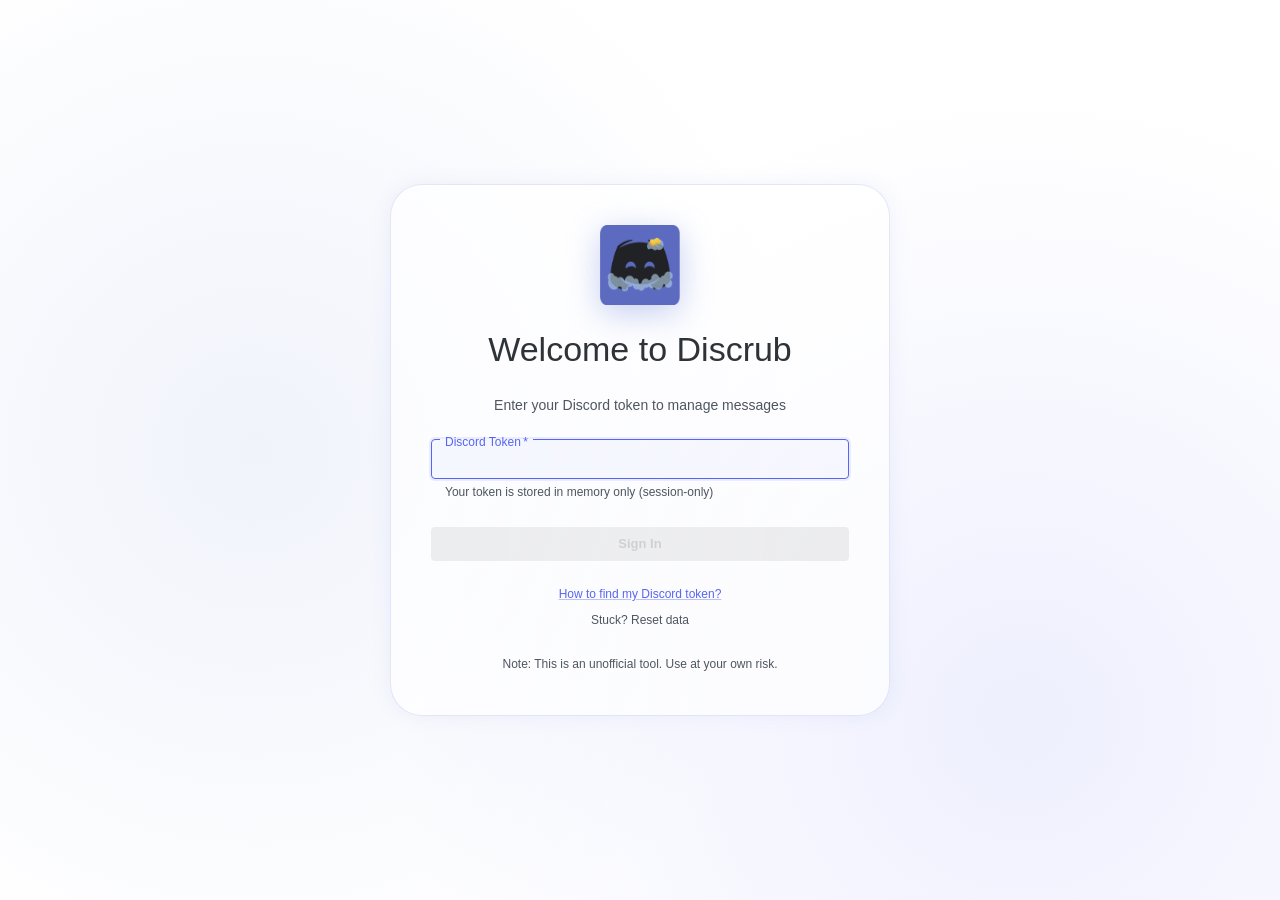
<file: index.html>
<!doctype html>
<html lang="en">
  <head>
    <meta charset="UTF-8" />
    <link rel="icon" type="image/svg+xml" href="/vite.svg" />
    <meta name="viewport" content="width=device-width, initial-scale=1.0" />
    <title>Discrub</title>
    <script type="module" crossorigin src="/assets/index-YPEPGYLr.js"></script>
  </head>
  <body>
    <div id="root"></div>
  </body>
</html>
</file>
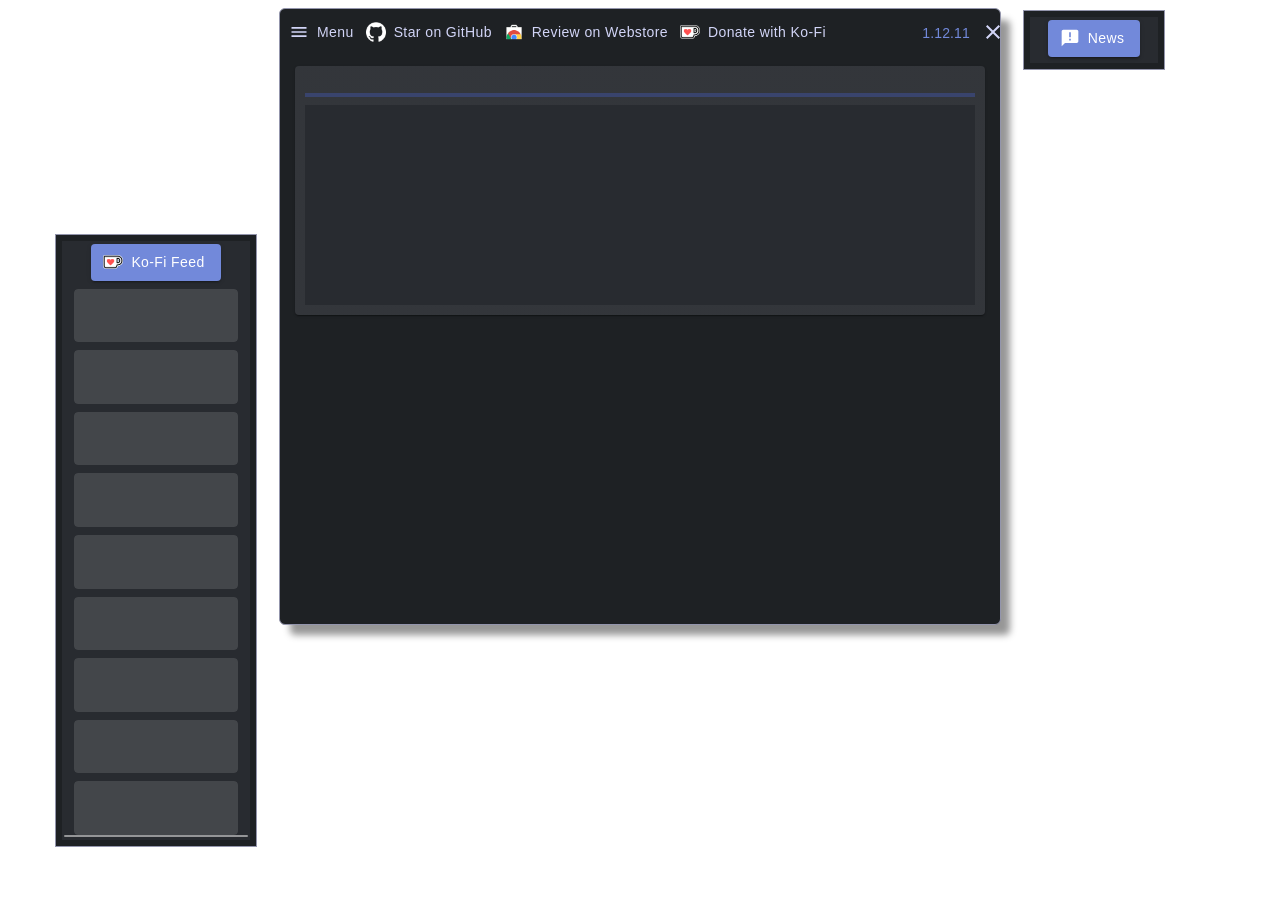
<file: classic/index.html>
<!DOCTYPE html>
<html lang="en">
  <head>
    <meta charset="UTF-8" />
    <link rel="icon" type="image/svg+xml" href="/vite.svg" />
    <meta name="viewport" content="width=device-width, initial-scale=1.0" />
    <title>Vite + React + TS</title>
    <script type="module" src="main.js"></script>
    <link rel="modulepreload" href="assets/chrome-service-ba17f42a.js">
    <link rel="stylesheet" href="assets/index-7a87c942.css">
  </head>
  <body>
    <div
      style="display: flex; justify-content: center; align-items: center"
      id="root"
    ></div>
    
  </body>
</html>
</file>
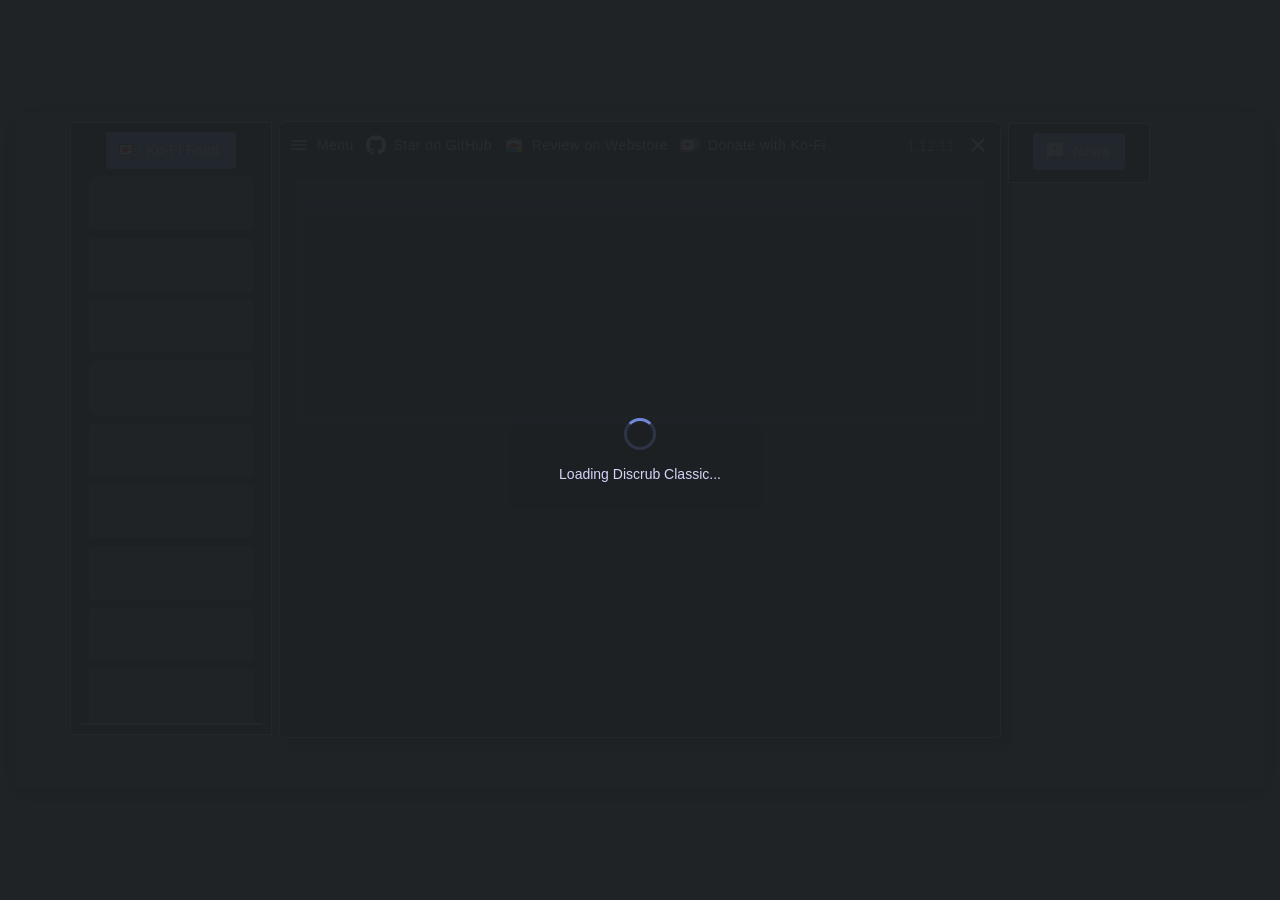
<file: classic-wrapper.html>
<!DOCTYPE html>
<html lang="en">
<head>
  <meta charset="UTF-8" />
  <meta name="viewport" content="width=device-width, initial-scale=1.0" />
  <title>Discrub Classic</title>
  <link rel="stylesheet" href="classic-wrapper.css" />
</head>
<body>
  <!-- Loading overlay while Classic boots -->
  <div id="loading" class="loading-overlay">
    <div class="loading-spinner"></div>
    <span class="loading-text">Loading Discrub Classic...</span>
  </div>

  <!-- Classic app iframe -->
  <iframe id="classic-iframe" allow="storage-access *; clipboard-write *"></iframe>

  <script src="classic-wrapper.js"></script>
</body>
</html>
</file>
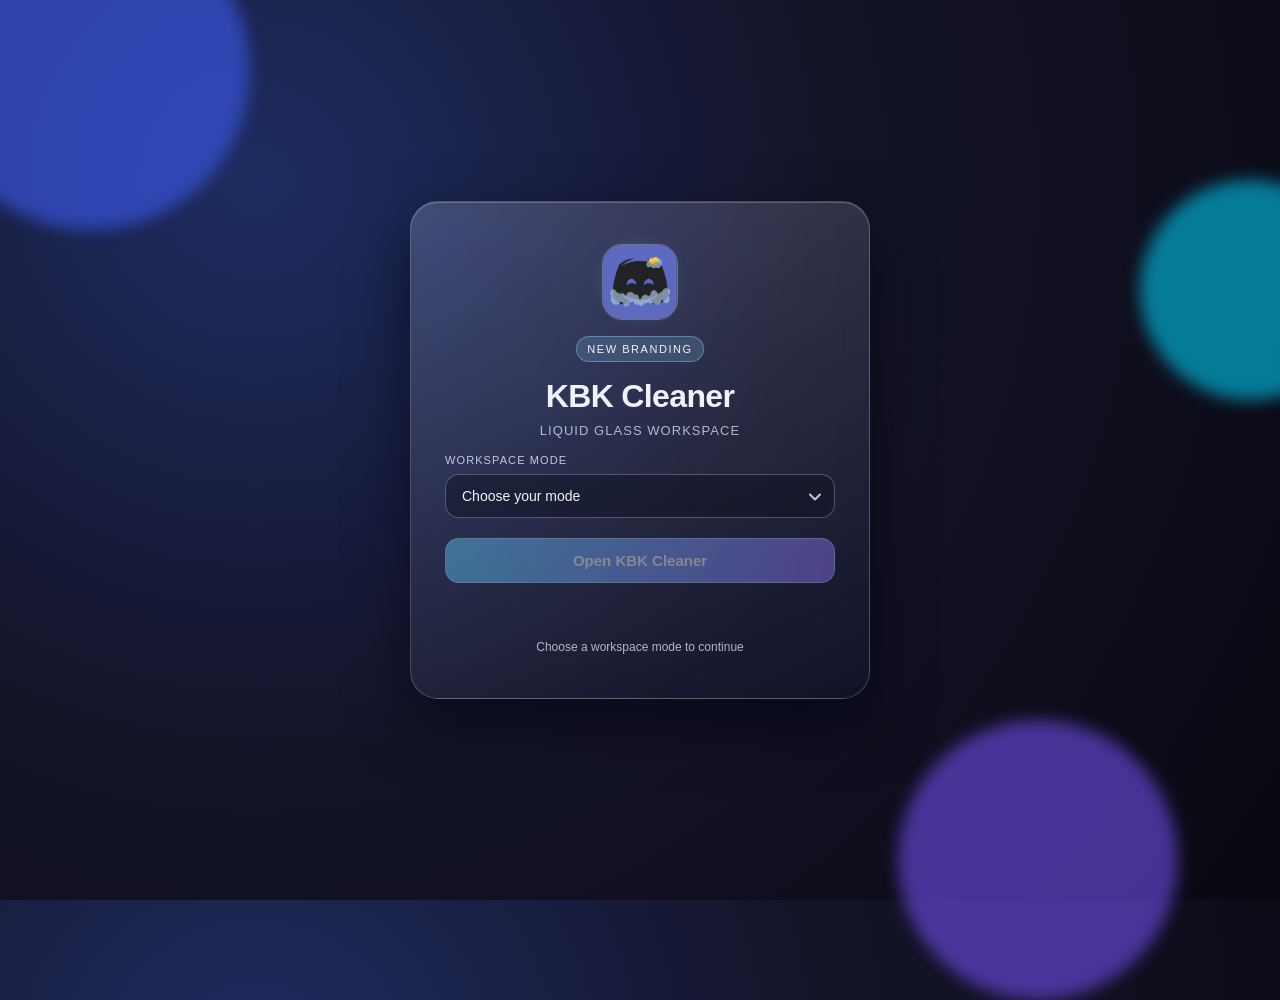
<file: launcher.html>
<!DOCTYPE html>
<html lang="en">
<head>
  <meta charset="UTF-8" />
  <meta name="viewport" content="width=device-width, initial-scale=1.0" />
  <title>KBK Cleaner Launcher</title>
  <link rel="stylesheet" href="launcher.css" />
</head>
<body>
  <div class="bg-orb orb-a"></div>
  <div class="bg-orb orb-b"></div>
  <div class="bg-orb orb-c"></div>

  <main class="launcher" aria-label="KBK Cleaner launcher">
    <div class="logo-container">
      <div class="logo-glow"></div>
      <img id="logo" class="logo" alt="KBK Cleaner" />
    </div>

    <p class="badge">New Branding</p>
    <h1 class="title">KBK Cleaner</h1>
    <p class="subtitle">Liquid Glass Workspace</p>

    <div class="selector-container">
      <label class="selector-label" for="version-select">Workspace mode</label>
      <div class="select-wrapper">
        <select id="version-select">
          <option value="" disabled selected>Choose your mode</option>
          <option value="web">KBK Cleaner 2.0.3 (Modern)</option>
          <option value="classic">KBK Cleaner Legacy 1.12.11</option>
        </select>
        <div class="select-arrow" aria-hidden="true">
          <svg width="12" height="8" viewBox="0 0 12 8" fill="none">
            <path d="M1 1.5L6 6.5L11 1.5" stroke="currentColor" stroke-width="2" stroke-linecap="round" stroke-linejoin="round"/>
          </svg>
        </div>
      </div>
    </div>

    <div class="launch-container">
      <button id="launch-btn" class="launch-btn" disabled>
        <span id="launch-text" class="launch-text">Open KBK Cleaner</span>
      </button>
      <div id="progress-bar" class="progress-bar-container">
        <div id="progress-fill" class="progress-bar-fill"></div>
      </div>
      <p id="countdown-text" class="countdown-text"></p>
    </div>

    <p class="hint-text" id="hint-text"></p>
  </main>

  <script src="launcher.js"></script>
</body>
</html>
</file>
<file: classic/assets/index-7a87c942.css>
.in-progress{animation:spin 4s linear infinite}@keyframes spin{to{transform:rotate(360deg)}}.operation-running{animation:shake 4s linear infinite}@keyframes shake{0%{transform:rotate(0)}50%{transform:rotate(-45deg)}75%{transform:rotate(45deg)}to{transform:rotate(0)}}pre code.hljs{display:block;overflow-x:auto;padding:1em}code.hljs{padding:3px 5px}.hljs{color:#ddd;background:#303030}.hljs-keyword,.hljs-link,.hljs-literal,.hljs-section,.hljs-selector-tag{color:#fff}.hljs-addition,.hljs-attribute,.hljs-built_in,.hljs-bullet,.hljs-name,.hljs-string,.hljs-symbol,.hljs-template-tag,.hljs-template-variable,.hljs-title,.hljs-type,.hljs-variable{color:#d88}.hljs-comment,.hljs-deletion,.hljs-meta,.hljs-quote{color:#979797}.hljs-doctag,.hljs-keyword,.hljs-literal,.hljs-name,.hljs-section,.hljs-selector-tag,.hljs-strong,.hljs-title,.hljs-type{font-weight:700}.hljs-emphasis{font-style:italic}
</file>
<file: classic-wrapper.css>
* { margin: 0; padding: 0; box-sizing: border-box; }
body {
  width: 100vw;
  height: 100vh;
  overflow: auto;
  background: rgba(0, 0, 0, 0.7);
  display: flex;
  align-items: safe center;
  justify-content: safe center;
}

#classic-iframe {
  width: 1250px;
  height: 675px;
  min-width: 1250px;
  min-height: 675px;
  border: none;
  border-radius: 4px;
  box-shadow: 0 4px 24px rgba(0, 0, 0, 0.5);
}


.loading-overlay {
  position: fixed;
  inset: 0;
  display: flex;
  flex-direction: column;
  align-items: center;
  justify-content: center;
  gap: 16px;
  background: rgba(30, 33, 36, 0.95);
  z-index: 99998;
  transition: opacity 400ms ease;
}

.loading-overlay.hidden {
  opacity: 0;
  pointer-events: none;
}

.loading-text {
  color: #d2d5f7;
  font-size: 14px;
  font-family: -apple-system, BlinkMacSystemFont, 'Segoe UI', Roboto, sans-serif;
}

.loading-spinner {
  width: 32px;
  height: 32px;
  border: 3px solid rgba(114, 137, 218, 0.2);
  border-top-color: #7289da;
  border-radius: 50%;
  animation: spin 800ms linear infinite;
}

@keyframes spin {
  to { transform: rotate(360deg); }
}
</file>
<file: launcher.css>
* {
  margin: 0;
  padding: 0;
  box-sizing: border-box;
}

:root {
  --glass-bg: rgba(17, 22, 44, 0.45);
  --glass-border: rgba(255, 255, 255, 0.2);
  --text-main: #eef3ff;
  --text-soft: rgba(238, 243, 255, 0.7);
  --accent: #80d8ff;
  --accent-2: #b388ff;
}

body {
  width: 100vw;
  height: 100vh;
  display: grid;
  place-items: center;
  background: radial-gradient(circle at 20% 20%, #1e2c61 0%, #141429 45%, #080811 100%);
  font-family: Inter, -apple-system, BlinkMacSystemFont, 'Segoe UI', Roboto, 'Helvetica Neue', Arial, sans-serif;
  color: var(--text-main);
  overflow: hidden;
  position: relative;
}

.bg-orb {
  position: absolute;
  border-radius: 999px;
  filter: blur(8px);
  opacity: 0.55;
  pointer-events: none;
}

.orb-a { width: 320px; height: 320px; background: #3f5fff; top: -90px; left: -70px; }
.orb-b { width: 280px; height: 280px; background: #7b52ff; bottom: -100px; right: 8%; }
.orb-c { width: 220px; height: 220px; background: #00d6ff; top: 20%; right: -80px; }

.launcher {
  display: flex;
  flex-direction: column;
  align-items: center;
  gap: 16px;
  width: min(460px, 92vw);
  padding: 42px 34px;
  border-radius: 28px;
  background: linear-gradient(155deg, rgba(255,255,255,0.18), var(--glass-bg));
  border: 1px solid var(--glass-border);
  box-shadow: 0 24px 60px rgba(2, 4, 15, 0.55), inset 0 1px 0 rgba(255,255,255,0.2);
  backdrop-filter: blur(16px) saturate(130%);
  -webkit-backdrop-filter: blur(16px) saturate(130%);
  opacity: 0;
  animation: launcher-fade-in 380ms ease forwards;
}

@keyframes launcher-fade-in {
  to { opacity: 1; transform: translateY(0); }
}

.logo-container { position: relative; width: 76px; height: 76px; }
.logo-glow {
  position: absolute;
  inset: -10px;
  border-radius: 50%;
  background: radial-gradient(circle, rgba(139, 202, 255, 0.5) 0%, rgba(139, 202, 255, 0.05) 55%, transparent 72%);
}
.logo { position: relative; width: 76px; height: 76px; border-radius: 20px; border: 1px solid rgba(255,255,255,0.28); }

.badge {
  font-size: 11px;
  letter-spacing: 0.14em;
  text-transform: uppercase;
  padding: 6px 10px;
  border-radius: 999px;
  background: rgba(143, 217, 255, 0.18);
  border: 1px solid rgba(143, 217, 255, 0.4);
}

.title { font-size: 32px; font-weight: 700; letter-spacing: -0.02em; }
.subtitle { font-size: 13px; color: var(--text-soft); letter-spacing: 0.08em; text-transform: uppercase; margin-top: -8px; }

.selector-container, .launch-container { width: 100%; }
.selector-label {
  display: block;
  margin-bottom: 8px;
  font-size: 11px;
  text-transform: uppercase;
  letter-spacing: 0.1em;
  color: rgba(238, 243, 255, 0.78);
}

.select-wrapper { position: relative; }
.select-wrapper select {
  width: 100%;
  padding: 13px 40px 13px 16px;
  border-radius: 14px;
  border: 1px solid rgba(255,255,255,0.26);
  background: rgba(13, 16, 33, 0.45);
  color: var(--text-main);
  font-size: 14px;
  appearance: none;
  outline: none;
  transition: border-color 150ms ease, box-shadow 150ms ease;
}
.select-wrapper select:hover, .select-wrapper select:focus {
  border-color: rgba(128, 216, 255, 0.85);
  box-shadow: 0 0 0 3px rgba(128, 216, 255, 0.16);
}
.select-wrapper select option { background: #1d2340; color: var(--text-main); }
.select-arrow { position: absolute; right: 14px; top: 50%; transform: translateY(-50%); color: rgba(238,243,255,0.8); pointer-events: none; }

.launch-container { display: flex; flex-direction: column; gap: 10px; margin-top: 4px; }
.launch-btn {
  width: 100%;
  border: 1px solid rgba(190, 235, 255, 0.65);
  border-radius: 14px;
  padding: 13px 24px;
  background: linear-gradient(110deg, rgba(94, 208, 255, 0.95), rgba(150, 121, 255, 0.92));
  color: #fff;
  font-size: 15px;
  font-weight: 700;
  cursor: pointer;
  transition: transform 120ms ease, filter 120ms ease, opacity 150ms ease;
}
.launch-btn:hover:not(:disabled) { transform: translateY(-1px); filter: brightness(1.05); }
.launch-btn:active:not(:disabled) { transform: translateY(0); filter: brightness(0.95); }
.launch-btn:disabled { opacity: 0.45; cursor: not-allowed; }

.progress-bar-container { height: 5px; border-radius: 999px; overflow: hidden; background: rgba(255,255,255,0.15); opacity: 0; transition: opacity 200ms ease; }
.progress-bar-container.active { opacity: 1; }
.progress-bar-fill { height: 100%; width: 0; background: linear-gradient(90deg, var(--accent), var(--accent-2)); transition: width 100ms linear; }

.countdown-text, .hint-text { font-size: 12px; color: rgba(236, 243, 255, 0.8); min-height: 16px; text-align: center; }
.hint-text { color: rgba(236, 243, 255, 0.72); }
</file>
